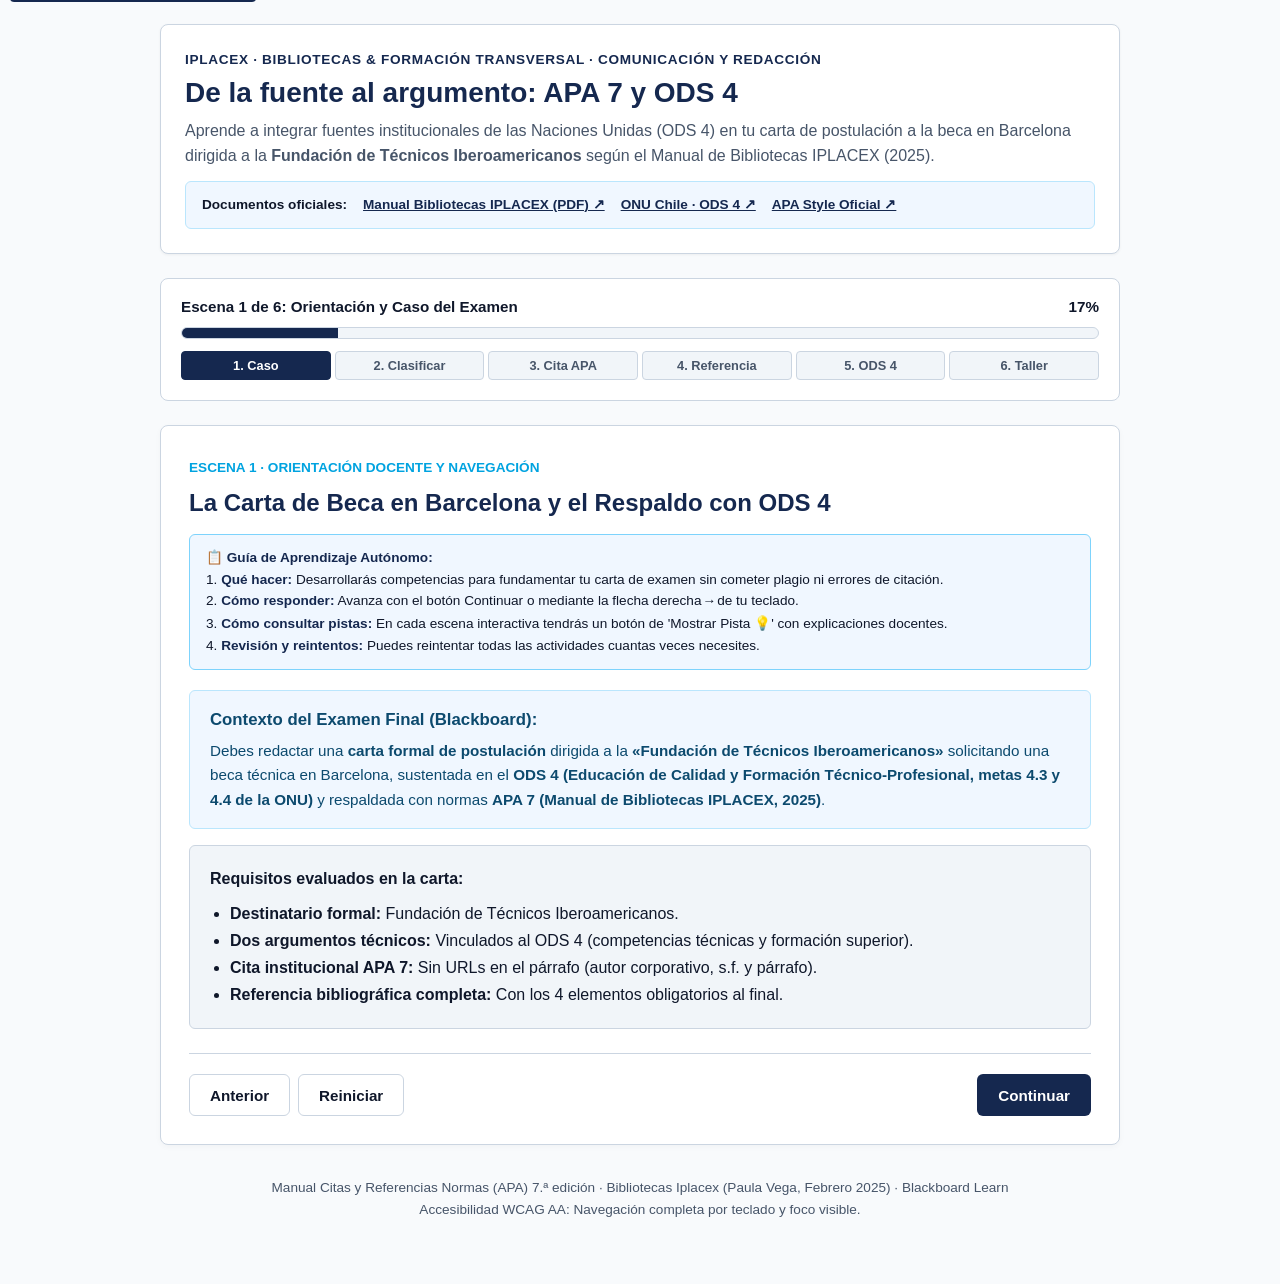
<file: public/de_la_fuente_al_argumento_v1.html>
<!DOCTYPE html>
<html lang="es">
<head>
  <meta charset="UTF-8">
  <meta name="viewport" content="width=device-width, initial-scale=1.0">
  <title>De la fuente al argumento (v1) - Objeto de Aprendizaje APA 7 y ODS 4 (IPLACEX)</title>
  <meta name="description" content="Recurso educativo accesible autoinstructivo de Formación Transversal Comunicación y Redacción (IPLACEX): de la fuente al argumento, normas APA 7 y ODS 4 de la ONU.">
  <style>
    :root {
      --color-bg: #f8fafc;
      --color-surface: #ffffff;
      --color-surface-subtle: #f1f5f9;
      --color-border: #cbd5e1;
      --color-border-dark: #94a3b8;
      --color-text: #0f172a;
      --color-text-muted: #475569;
      --color-iplacex-navy: #15284f;
      --color-iplacex-blue: #1e3a8a;
      --color-iplacex-cyan: #00a3e0;
      --color-success-bg: #ecfdf5;
      --color-success-border: #059669;
      --color-success-text: #064e3b;
      --color-error-bg: #fef2f2;
      --color-error-border: #dc2626;
      --color-error-text: #7f1d1d;
      --color-warning-bg: #fffbeb;
      --color-warning-border: #d97706;
      --color-warning-text: #78350f;
      --font-main: -apple-system, BlinkMacSystemFont, "Segoe UI", Roboto, Helvetica, Arial, sans-serif;
      --font-mono: ui-monospace, SFMono-Regular, Menlo, Monaco, Consolas, monospace;
    }

    * {
      box-sizing: border-box;
      margin: 0;
      padding: 0;
    }

    body {
      font-family: var(--font-main);
      background-color: var(--color-bg);
      color: var(--color-text);
      line-height: 1.6;
      padding: 1.5rem 1rem 4rem 1rem;
    }

    .skip-link {
      position: absolute;
      top: -40px;
      left: 10px;
      background: var(--color-iplacex-navy);
      color: #fff;
      padding: 8px 16px;
      text-decoration: none;
      font-weight: bold;
      z-index: 1000;
      border-radius: 4px;
    }
    .skip-link:focus {
      top: 10px;
      outline: 3px solid #facc15;
    }

    :focus-visible {
      outline: 3px solid var(--color-iplacex-navy);
      outline-offset: 3px;
    }

    .container {
      max-width: 960px;
      margin: 0 auto;
    }

    header.app-header {
      background: var(--color-surface);
      border: 1px solid var(--color-border);
      border-radius: 8px;
      padding: 1.5rem;
      margin-bottom: 1.5rem;
      box-shadow: 0 1px 3px rgba(0,0,0,0.05);
    }

    .badge-institution {
      font-size: 0.85rem;
      font-weight: 700;
      color: var(--color-iplacex-navy);
      text-transform: uppercase;
      letter-spacing: 0.05em;
      margin-bottom: 0.25rem;
    }

    h1.resource-title {
      font-size: 1.75rem;
      font-weight: 800;
      color: var(--color-iplacex-navy);
      margin-bottom: 0.5rem;
      line-height: 1.25;
    }

    .official-sources-bar {
      display: flex;
      gap: 1rem;
      flex-wrap: wrap;
      background: #f0f7ff;
      border: 1px solid #bae6fd;
      padding: 0.75rem 1rem;
      border-radius: 6px;
      margin-top: 0.75rem;
      font-size: 0.85rem;
    }
    .official-sources-bar a {
      color: var(--color-iplacex-navy);
      font-weight: 600;
      text-decoration: underline;
    }

    .progress-section {
      background: var(--color-surface);
      border: 1px solid var(--color-border);
      border-radius: 8px;
      padding: 1rem 1.25rem;
      margin-bottom: 1.5rem;
    }

    .progress-header {
      display: flex;
      justify-content: space-between;
      align-items: center;
      margin-bottom: 0.5rem;
      font-size: 0.95rem;
      font-weight: 600;
    }

    .progress-track {
      width: 100%;
      height: 12px;
      background: var(--color-surface-subtle);
      border: 1px solid var(--color-border);
      border-radius: 6px;
      overflow: hidden;
    }

    .progress-fill {
      height: 100%;
      background: var(--color-iplacex-navy);
      width: 16.66%;
      transition: width 0.3s ease;
    }

    .scene-indicators {
      display: flex;
      justify-content: space-between;
      margin-top: 0.75rem;
      gap: 0.25rem;
      overflow-x: auto;
      padding-bottom: 4px;
    }

    .scene-dot-btn {
      flex: 1;
      min-width: 60px;
      background: var(--color-surface-subtle);
      border: 1px solid var(--color-border);
      border-radius: 4px;
      padding: 6px 4px;
      font-size: 0.8rem;
      font-weight: 600;
      color: var(--color-text-muted);
      cursor: pointer;
      text-align: center;
    }

    .scene-dot-btn.active {
      background: var(--color-iplacex-navy);
      color: #ffffff;
      border-color: var(--color-iplacex-navy);
    }

    .scene-dot-btn.completed {
      border-color: var(--color-success-border);
      color: var(--color-success-text);
    }

    main.scene-card {
      background: var(--color-surface);
      border: 1px solid var(--color-border);
      border-radius: 8px;
      padding: 1.75rem;
      box-shadow: 0 2px 6px rgba(0,0,0,0.03);
      margin-bottom: 1.5rem;
    }

    .scene-badge {
      display: inline-block;
      font-size: 0.85rem;
      font-weight: 700;
      color: var(--color-iplacex-cyan);
      margin-bottom: 0.5rem;
    }

    h2.scene-heading {
      font-size: 1.5rem;
      color: var(--color-iplacex-navy);
      margin-bottom: 1rem;
      line-height: 1.3;
    }

    .callout {
      border-radius: 6px;
      padding: 1rem 1.25rem;
      margin: 1rem 0;
      font-size: 0.95rem;
      border: 1px solid var(--color-border);
      background: var(--color-surface-subtle);
    }

    .callout-info {
      border-color: #bae6fd;
      background: #f0f7ff;
      color: #0c4a6e;
    }

    .instructions-box {
      background: #f0f7ff;
      border: 1px solid #7dd3fc;
      border-radius: 6px;
      padding: 0.75rem 1rem;
      margin-bottom: 1.25rem;
      font-size: 0.85rem;
    }
    .instructions-box strong {
      color: var(--color-iplacex-navy);
    }

    .options-grid {
      display: grid;
      gap: 1rem;
      margin-top: 1rem;
    }

    .option-card {
      background: var(--color-surface);
      border: 2px solid var(--color-border);
      border-radius: 6px;
      padding: 1rem 1.25rem;
      text-align: left;
      cursor: pointer;
      font-size: 0.95rem;
      color: var(--color-text);
      transition: border-color 0.15s, background-color 0.15s;
    }

    .option-card:hover {
      border-color: var(--color-iplacex-navy);
      background-color: var(--color-surface-subtle);
    }

    .option-card.selected {
      border-color: var(--color-iplacex-navy);
      background-color: #eff6ff;
    }

    .feedback-box {
      margin-top: 1.25rem;
      padding: 1rem 1.25rem;
      border-radius: 6px;
      font-size: 0.95rem;
      line-height: 1.5;
      display: none;
    }

    .feedback-box.active {
      display: block;
    }

    .feedback-success {
      background: var(--color-success-bg);
      border: 2px solid var(--color-success-border);
      color: var(--color-success-text);
    }

    .feedback-error {
      background: var(--color-error-bg);
      border: 2px solid var(--color-error-border);
      color: var(--color-error-text);
    }

    .hint-box {
      background: #fefce8;
      border: 1px dashed #ca8a04;
      color: #713f12;
      padding: 0.75rem 1rem;
      border-radius: 6px;
      margin-top: 0.75rem;
      font-size: 0.9rem;
      display: none;
    }

    .hint-box.active {
      display: block;
    }

    .nav-toolbar {
      display: flex;
      justify-content: space-between;
      align-items: center;
      gap: 0.75rem;
      flex-wrap: wrap;
      margin-top: 1.5rem;
      padding-top: 1.25rem;
      border-top: 1px solid var(--color-border);
    }

    .btn {
      display: inline-flex;
      align-items: center;
      justify-content: center;
      padding: 0.65rem 1.25rem;
      font-size: 0.95rem;
      font-weight: 600;
      border-radius: 6px;
      cursor: pointer;
      text-decoration: none;
      border: 1px solid transparent;
      min-height: 42px;
    }

    .btn-primary {
      background: var(--color-iplacex-navy);
      color: #ffffff;
    }
    .btn-primary:hover {
      background: var(--color-iplacex-blue);
    }

    .btn-secondary {
      background: var(--color-surface);
      border-color: var(--color-border);
      color: var(--color-text);
    }
    .btn-secondary:hover {
      background: var(--color-surface-subtle);
      border-color: var(--color-border-dark);
    }

    .btn-hint {
      background: #fef9c3;
      border-color: #facc15;
      color: #854d0e;
    }

    .comp-grid {
      display: grid;
      grid-template-columns: 1fr;
      gap: 1.25rem;
      margin-top: 1rem;
    }
    @media (min-width: 768px) {
      .comp-grid {
        grid-template-columns: 1fr 1fr;
      }
    }

    .comp-card {
      border: 2px solid var(--color-border);
      border-radius: 8px;
      padding: 1.25rem;
      background: var(--color-surface);
      display: flex;
      flex-direction: column;
      justify-content: space-between;
    }

    .ref-builder-item {
      background: var(--color-surface-subtle);
      border: 1px solid var(--color-border);
      padding: 0.75rem 1rem;
      border-radius: 6px;
      margin-bottom: 0.5rem;
    }
    .ref-builder-item strong {
      color: var(--color-iplacex-navy);
    }

    .rubric-item {
      border: 1px solid var(--color-border);
      border-radius: 6px;
      padding: 1rem;
      margin-bottom: 0.75rem;
      background: var(--color-surface);
    }
    .rubric-item label {
      display: flex;
      align-items: flex-start;
      gap: 0.75rem;
      font-weight: 600;
      cursor: pointer;
    }
    .rubric-item input[type="checkbox"] {
      width: 20px;
      height: 20px;
      margin-top: 2px;
      accent-color: var(--color-iplacex-navy);
    }

    footer.app-footer {
      text-align: center;
      font-size: 0.85rem;
      color: var(--color-text-muted);
      margin-top: 2rem;
    }
  </style>
</head>
<body>
  <a href="#main-content" class="skip-link">Saltar al contenido principal</a>

  <div class="container">
    <header class="app-header" role="banner">
      <div class="badge-institution">IPLACEX · Bibliotecas & Formación Transversal · Comunicación y Redacción</div>
      <h1 class="resource-title">De la fuente al argumento: APA 7 y ODS 4</h1>
      <p style="color: var(--color-text-muted);">
        Aprende a integrar fuentes institucionales de las Naciones Unidas (ODS 4) en tu carta de postulación a la beca en Barcelona dirigida a la <strong>Fundación de Técnicos Iberoamericanos</strong> según el Manual de Bibliotecas IPLACEX (2025).
      </p>

      <div class="official-sources-bar">
        <span><strong>Documentos oficiales:</strong></span>
        <a href="/assets/aistudio/Fuente_3_6c6d0450.pdf" target="_blank" rel="noopener noreferrer">Manual Bibliotecas IPLACEX (PDF) ↗</a>
        <a href="https://chile.un.org/es/sdgs/4" target="_blank" rel="noopener noreferrer">ONU Chile · ODS 4 ↗</a>
        <a href="https://apastyle.apa.org/style-grammar-guidelines/references/examples" target="_blank" rel="noopener noreferrer">APA Style Oficial ↗</a>
      </div>
    </header>

    <!-- Progress indicator -->
    <section class="progress-section" aria-label="Progreso del recurso educativo">
      <div class="progress-header">
        <span id="progress-label">Escena 1 de 6: Orientación y Caso</span>
        <span id="progress-percent" aria-live="polite">17%</span>
      </div>
      <div class="progress-track" role="progressbar" id="progress-bar" aria-valuenow="17" aria-valuemin="0" aria-valuemax="100" aria-labelledby="progress-label">
        <div class="progress-fill" id="progress-fill" style="width: 17%;"></div>
      </div>
      <nav class="scene-indicators" aria-label="Selector de escenas">
        <button class="scene-dot-btn active" id="dot-1" onclick="goToScene(1)">1. Caso</button>
        <button class="scene-dot-btn" id="dot-2" onclick="goToScene(2)">2. Clasificar</button>
        <button class="scene-dot-btn" id="dot-3" onclick="goToScene(3)">3. Cita APA</button>
        <button class="scene-dot-btn" id="dot-4" onclick="goToScene(4)">4. Referencia</button>
        <button class="scene-dot-btn" id="dot-5" onclick="goToScene(5)">5. ODS 4</button>
        <button class="scene-dot-btn" id="dot-6" onclick="goToScene(6)">6. Taller</button>
      </nav>
    </section>

    <!-- Main dynamic stage -->
    <main class="scene-card" id="main-content" role="main" tabindex="-1">
      <div id="scene-container"></div>

      <nav class="nav-toolbar" aria-label="Navegación entre escenas">
        <div style="display: flex; gap: 0.5rem;">
          <button class="btn btn-secondary" id="btn-prev" onclick="changeScene(-1)">Anterior</button>
          <button class="btn btn-secondary" id="btn-restart" onclick="restartResource()">Reiniciar</button>
        </div>
        <div style="display: flex; gap: 0.5rem;">
          <button class="btn btn-hint" id="btn-hint" onclick="toggleHint()">Mostrar Pista 💡</button>
          <button class="btn btn-primary" id="btn-next" onclick="changeScene(1)">Continuar</button>
        </div>
      </nav>
    </main>

    <footer class="app-footer">
      <p>Manual Citas y Referencias Normas (APA) 7.ª edición · Bibliotecas Iplacex (Paula Vega, Febrero 2025) · Blackboard Learn</p>
      <p>Accesibilidad WCAG AA: Navegación completa por teclado y foco visible.</p>
    </footer>
  </div>

  <script>
    let currentScene = 1;
    const totalScenes = 6;
    let hintVisible = false;

    let s2Answers = {};
    const s2Items = [
      { id: 'item1', text: 'https://chile.un.org/es/sdgs/4', correct: 'url', explanation: 'Es una URL suelta. El Manual IPLACEX (2025, p. 5) prohíbe insertar URLs en el cuerpo del texto para fundamentar una afirmación; solo va en la referencia bibliográfica.' },
      { id: 'item2', text: '(Organización de las Naciones Unidas [ONU], s.f., secc. Metas, párr. 4)', correct: 'cita', explanation: 'Es una CITA PARENTÉTICA en el texto. Contiene autor corporativo, sigla entre corchetes, (s.f.) y número de párrafo de fuente web.' },
      { id: 'item3', text: 'Organización de las Naciones Unidas. (s.f.). Objetivo 4: Educación de calidad. Naciones Unidas. https://chile.un.org/es/sdgs/4', correct: 'referencia', explanation: 'Es una REFERENCIA BIBLIOGRÁFICA completa según APA 7 (Manual IPLACEX, 2025, p. 6) con Autor. (s.f.). Título en cursiva. Sitio web. URL limpia.' }
    ];

    let s3Selected = null;
    let s5Selected = null;

    function renderScene(sceneNum) {
      const container = document.getElementById('scene-container');
      hintVisible = false;
      document.getElementById('btn-hint').style.display = (sceneNum >= 2 && sceneNum <= 5) ? 'inline-flex' : 'none';
      document.getElementById('btn-prev').disabled = (sceneNum === 1);
      document.getElementById('btn-next').innerText = (sceneNum === totalScenes) ? 'Finalizar' : 'Continuar';

      const pct = Math.round((sceneNum / totalScenes) * 100);
      document.getElementById('progress-percent').innerText = pct + '%';
      document.getElementById('progress-fill').style.width = pct + '%';
      document.getElementById('progress-bar').setAttribute('aria-valuenow', pct);

      const sceneNames = [
        "Orientación y Caso del Examen",
        "Clasificar Cita, Referencia y URL",
        "Seleccionar Cita Institucional APA 7",
        "Construir la Referencia Bibliográfica",
        "Comparar Fragmentos y Argumentación ODS 4",
        "Taller Integrador y Autoevaluación"
      ];
      document.getElementById('progress-label').innerText = `Escena ${sceneNum} de ${totalScenes}: ${sceneNames[sceneNum - 1]}`;

      for (let i = 1; i <= totalScenes; i++) {
        const dot = document.getElementById('dot-' + i);
        if (dot) dot.className = 'scene-dot-btn' + (i === sceneNum ? ' active' : (i < sceneNum ? ' completed' : ''));
      }

      if (sceneNum === 1) {
        container.innerHTML = `
          <span class="scene-badge">ESCENA 1 · ORIENTACIÓN DOCENTE Y NAVEGACIÓN</span>
          <h2 class="scene-heading">La Carta de Beca en Barcelona y el Respaldo con ODS 4</h2>
          
          <div class="instructions-box">
            <strong>📋 Guía de Aprendizaje Autónomo:</strong>
            <p>1. <strong>Qué hacer:</strong> Desarrollarás competencias para fundamentar tu carta de examen sin cometer plagio ni errores de citación.</p>
            <p>2. <strong>Cómo responder:</strong> Avanza con el botón Continuar o mediante la flecha derecha <code>→</code> de tu teclado.</p>
            <p>3. <strong>Cómo consultar pistas:</strong> En cada escena interactiva tendrás un botón de 'Mostrar Pista 💡' con explicaciones docentes.</p>
            <p>4. <strong>Revisión y reintentos:</strong> Puedes reintentar todas las actividades cuantas veces necesites.</p>
          </div>

          <div class="callout callout-info">
            <h3 style="font-size: 1.05rem; margin-bottom: 0.35rem; font-weight: 700;">Contexto del Examen Final (Blackboard):</h3>
            <p>Debes redactar una <strong>carta formal de postulación</strong> dirigida a la <strong>«Fundación de Técnicos Iberoamericanos»</strong> solicitando una beca técnica en Barcelona, sustentada en el <strong>ODS 4 (Educación de Calidad y Formación Técnico-Profesional, metas 4.3 y 4.4 de la ONU)</strong> y respaldada con normas <strong>APA 7 (Manual de Bibliotecas IPLACEX, 2025)</strong>.</p>
          </div>

          <div style="background: var(--color-surface-subtle); border: 1px solid var(--color-border); border-radius: 6px; padding: 1.25rem; margin: 1rem 0;">
            <h4 style="font-size: 1rem; color: var(--color-text); margin-bottom: 0.5rem; font-weight: 700;">Requisitos evaluados en la carta:</h4>
            <ul style="padding-left: 1.25rem; line-height: 1.7;">
              <li><strong>Destinatario formal:</strong> Fundación de Técnicos Iberoamericanos.</li>
              <li><strong>Dos argumentos técnicos:</strong> Vinculados al ODS 4 (competencias técnicas y formación superior).</li>
              <li><strong>Cita institucional APA 7:</strong> Sin URLs en el párrafo (autor corporativo, s.f. y párrafo).</li>
              <li><strong>Referencia bibliográfica completa:</strong> Con los 4 elementos obligatorios al final.</li>
            </ul>
          </div>
        `;
      } else if (sceneNum === 2) {
        container.innerHTML = `
          <span class="scene-badge">ESCENA 2 · ACTIVIDAD DE CLASIFICACIÓN</span>
          <h2 class="scene-heading">Clasificar: Cita en el texto, Referencia o URL</h2>
          
          <div class="instructions-box">
            <strong>📋 Instrucciones:</strong> Clasifica cada uno de los elementos pulsando el botón correspondiente. Revisa la retroalimentación inmediata bajo cada uno.
          </div>

          <div class="activity-container">
            ${s2Items.map((item, idx) => `
              <div style="background: var(--color-surface-subtle); border: 1px solid var(--color-border); border-radius: 6px; padding: 1rem; margin-bottom: 1rem;">
                <p style="font-family: var(--font-mono); font-size: 0.95rem; margin-bottom: 0.75rem; word-break: break-all;"><strong>Elemento ${idx + 1}:</strong> "${item.text}"</p>
                <div style="display: flex; gap: 0.5rem; flex-wrap: wrap;">
                  <button class="btn btn-secondary ${s2Answers[item.id] === 'cita' ? 'btn-primary' : ''}" onclick="selectS2('${item.id}', 'cita')">Cita en el texto</button>
                  <button class="btn btn-secondary ${s2Answers[item.id] === 'referencia' ? 'btn-primary' : ''}" onclick="selectS2('${item.id}', 'referencia')">Referencia bibliográfica</button>
                  <button class="btn btn-secondary ${s2Answers[item.id] === 'url' ? 'btn-primary' : ''}" onclick="selectS2('${item.id}', 'url')">URL suelta</button>
                </div>
                <div id="fb-s2-${item.id}" class="feedback-box" style="margin-top: 0.75rem;"></div>
              </div>
            `).join('')}
          </div>

          <div id="hint-content" class="hint-box">
            <strong>Pista docente:</strong> La cita va dentro del párrafo sin URL; la referencia va en la lista final con autor, fecha, título en cursiva y enlace; la URL suelta es solo la dirección web aislada.
          </div>
        `;
      } else if (sceneNum === 3) {
        container.innerHTML = `
          <span class="scene-badge">ESCENA 3 · REGLAS APA 7 (MANUAL IPLACEX 2025, P. 5)</span>
          <h2 class="scene-heading">Seleccionar la Cita Institucional Correcta (ODS 4)</h2>
          
          <div class="instructions-box">
            <strong>📋 Instrucciones:</strong> Selecciona cuál de las opciones cita correctamente la página del ODS 4 en el texto de tu carta según el Manual IPLACEX.
          </div>

          <div class="activity-container">
            <div class="options-grid">
              <button class="option-card ${s3Selected === 1 ? 'selected' : ''}" onclick="selectS3(1)">
                <strong>Opción A:</strong> "Tal como subraya la Organización de las Naciones Unidas [ONU] (s.f., secc. Metas, párr. 4), asegurar el acceso igualitario a formación técnica y profesional es decisivo..."
              </button>
              <button class="option-card ${s3Selected === 2 ? 'selected' : ''}" onclick="selectS3(2)">
                <strong>Opción B:</strong> "El acceso a competencias técnicas es decisivo (ver https://chile.un.org/es/sdgs/4)."
              </button>
              <button class="option-card ${s3Selected === 3 ? 'selected' : ''}" onclick="selectS3(3)">
                <strong>Opción C:</strong> "Según la página web 'Objetivo 4: Educación' (ONU, 2023), se necesitan más técnicos..."
              </button>
            </div>
            <div id="fb-s3" class="feedback-box"></div>
          </div>

          <div id="hint-content" class="hint-box">
            <strong>Pista docente:</strong> El Manual de Bibliotecas IPLACEX (2025, p. 5) exige indicar el autor corporativo oficial y el número de párrafo ('párr. 4') en fuentes web sin paginación física. Jamás coloques la URL en el párrafo.
          </div>
        `;
      } else if (sceneNum === 4) {
        container.innerHTML = `
          <span class="scene-badge">ESCENA 4 · REFERENCIA BIBLIOGRÁFICA (MANUAL IPLACEX 2025, P. 6)</span>
          <h2 class="scene-heading">Los 4 Elementos Canónicos de la Referencia APA 7</h2>
          
          <div class="instructions-box">
            <strong>📋 Instrucciones:</strong> Revisa los 4 componentes obligatorios para la referencia de la página de la ONU (ODS 4):
          </div>

          <div style="margin: 1.25rem 0;">
            <div class="ref-builder-item">
              <strong>1. ¿Quién? (Autor corporativo):</strong> Organización de las Naciones Unidas.
            </div>
            <div class="ref-builder-item">
              <strong>2. ¿Cuándo? (Fecha):</strong> (s.f.). <em>[Sin fecha explícita en la página web]</em>
            </div>
            <div class="ref-builder-item">
              <strong>3. ¿Qué? (Título de la página en cursiva):</strong> <em>Objetivo 4: Educación de calidad.</em>
            </div>
            <div class="ref-builder-item">
              <strong>4. ¿Dónde? (Sitio web y URL):</strong> Naciones Unidas. https://chile.un.org/es/sdgs/4
            </div>
          </div>

          <div class="callout callout-info">
            <strong>Ficha final consolidada en 'Referencias':</strong><br>
            <p style="font-family: var(--font-mono); font-size: 0.9rem; margin-top: 0.5rem; background: #fff; padding: 0.75rem; border: 1px solid var(--color-border); border-radius: 4px; word-break: break-all;">
              Organización de las Naciones Unidas. (s.f.). <em>Objetivo 4: Educación de calidad</em>. Naciones Unidas. https://chile.un.org/es/sdgs/4
            </p>
          </div>

          <div id="hint-content" class="hint-box">
            <strong>Pista docente:</strong> En APA 7 ya no se usa "Recuperado de" y la URL se coloca limpia sin punto posterior.
          </div>
        `;
      } else if (sceneNum === 5) {
        container.innerHTML = `
          <span class="scene-badge">ESCENA 5 · ARTICULACIÓN RETÓRICA CON ODS 4</span>
          <h2 class="scene-heading">¿Dónde la fuente del ODS fundamenta el argumento?</h2>
          
          <div class="instructions-box">
            <strong>📋 Instrucciones:</strong> Evalúa los dos fragmentos de postulantes y selecciona cuál conecta la meta de la ONU con la formación en Barcelona.
          </div>

          <div class="comp-grid">
            <div class="comp-card">
              <div>
                <span style="background: #fee2e2; color: #991b1b; padding: 3px 8px; border-radius: 4px; font-weight: 700; font-size: 0.8rem;">OPCIÓN A · CITA ISLA</span>
                <p style="font-style: italic; font-size: 0.95rem; margin-top: 0.5rem;">
                  "Estimada Fundación: Deseo ganar la beca en Barcelona. De acuerdo con la Organización de las Naciones Unidas [ONU] (s.f., secc. Metas, párr. 4), 'de aquí a 2030 se debe aumentar el número de personas con competencias técnicas'. Por eso quiero viajar a Barcelona a estudiar."
                </p>
              </div>
              <button class="btn btn-secondary ${s5Selected === 'A' ? 'btn-primary' : ''}" style="margin-top: 1rem;" onclick="selectS5('A')">Evaluar Opción A</button>
            </div>

            <div class="comp-card">
              <div>
                <span style="background: #dcfce7; color: #166534; padding: 3px 8px; border-radius: 4px; font-weight: 700; font-size: 0.8rem;">OPCIÓN B · CITA INTEGRADA</span>
                <p style="font-style: italic; font-size: 0.95rem; margin-top: 0.5rem;">
                  "Estimado Comité de Selección: Postulo a la beca técnica en Barcelona motivado por la necesidad de fortalecer las competencias en automatización de nuestro sector productivo. Tal como establece la Organización de las Naciones Unidas [ONU] (s.f., secc. Metas, párr. 4), el ODS 4 demanda incrementar las competencias técnicas para garantizar el empleo y la innovación. Formarme en Barcelona —referente europeo en tecnologías aplicadas— me permitirá transferir estas metodologías a las PYMES de mi región."
                </p>
              </div>
              <button class="btn btn-secondary ${s5Selected === 'B' ? 'btn-primary' : ''}" style="margin-top: 1rem;" onclick="selectS5('B')">Evaluar Opción B</button>
            </div>
          </div>

          <div id="fb-s5" class="feedback-box"></div>

          <div id="hint-content" class="hint-box">
            <strong>Pista docente:</strong> En la Opción B la cita actúa como diagnóstico que justifica por qué el postulante debe capacitarse en Barcelona.
          </div>
        `;
      } else if (sceneNum === 6) {
        container.innerHTML = `
          <span class="scene-badge">ESCENA 6 · TALLER FINAL Y AUTOEVALUACIÓN</span>
          <h2 class="scene-heading">Pauta de Autoevaluación Docente para tu Carta</h2>
          
          <div class="instructions-box">
            <strong>📋 Instrucciones:</strong> Marca los 5 criterios de la lista de cotejo para verificar tu propio borrador de examen antes de enviarlo en Blackboard.
          </div>

          <div style="margin-top: 1.25rem;">
            <div class="rubric-item">
              <label>
                <input type="checkbox" onchange="checkRubric()">
                <span>
                  <strong>1. Destinatario y Adecuación Formal:</strong>
                  <br><span style="font-size: 0.85rem; font-weight: normal; color: var(--color-text-muted);">Dirigida formalmente a la «Fundación de Técnicos Iberoamericanos».</span>
                </span>
              </label>
            </div>

            <div class="rubric-item">
              <label>
                <input type="checkbox" onchange="checkRubric()">
                <span>
                  <strong>2. Vínculo Explícito con ODS 4 (ONU):</strong>
                  <br><span style="font-size: 0.85rem; font-weight: normal; color: var(--color-text-muted);">Argumentos vinculados con competencias técnicas y formación profesional (Metas 4.3 y 4.4).</span>
                </span>
              </label>
            </div>

            <div class="rubric-item">
              <label>
                <input type="checkbox" onchange="checkRubric()">
                <span>
                  <strong>3. Cita Institucional Correcta APA 7 (Manual IPLACEX, p. 5):</strong>
                  <br><span style="font-size: 0.85rem; font-weight: normal; color: var(--color-text-muted);">Autor corporativo [ONU], (s.f.) y número de párrafo, sin URLs en el texto.</span>
                </span>
              </label>
            </div>

            <div class="rubric-item">
              <label>
                <input type="checkbox" onchange="checkRubric()">
                <span>
                  <strong>4. Articulación Fuente-Argumento:</strong>
                  <br><span style="font-size: 0.85rem; font-weight: normal; color: var(--color-text-muted);">La cita sustenta por qué la especialización en Barcelona resolverá una brecha técnica local.</span>
                </span>
              </label>
            </div>

            <div class="rubric-item">
              <label>
                <input type="checkbox" onchange="checkRubric()">
                <span>
                  <strong>5. Referencia Bibliográfica Completa (Manual IPLACEX, p. 6):</strong>
                  <br><span style="font-size: 0.85rem; font-weight: normal; color: var(--color-text-muted);">Autor. (s.f.). <em>Título en cursiva</em>. Sitio web. URL activa al final del documento.</span>
                </span>
              </label>
            </div>
          </div>

          <div id="rubric-summary" class="callout callout-info" style="margin-top: 1.25rem;">
            Marca los 5 criterios anteriores para comprobar el estado de preparación de tu carta de postulación.
          </div>
        `;
      }
    }

    function changeScene(delta) {
      const next = currentScene + delta;
      if (next >= 1 && next <= totalScenes) {
        goToScene(next);
      }
    }

    function goToScene(target) {
      currentScene = target;
      renderScene(currentScene);
      document.getElementById('main-content').focus();
    }

    function restartResource() {
      if (confirm("¿Deseas reiniciar el recurso desde la Escena 1?")) {
        s2Answers = {};
        s3Selected = null;
        s5Selected = null;
        goToScene(1);
      }
    }

    function toggleHint() {
      hintVisible = !hintVisible;
      const hint = document.getElementById('hint-content');
      if (hint) {
        hint.className = hintVisible ? 'hint-box active' : 'hint-box';
        document.getElementById('btn-hint').innerText = hintVisible ? 'Ocultar Pista' : 'Mostrar Pista 💡';
      }
    }

    function selectS2(itemId, category) {
      s2Answers[itemId] = category;
      const item = s2Items.find(i => i.id === itemId);
      renderScene(2);
      const fb = document.getElementById('fb-s2-' + itemId);
      const isCorrect = (category === item.correct);
      fb.className = 'feedback-box active ' + (isCorrect ? 'feedback-success' : 'feedback-error');
      fb.innerHTML = `<strong>${isCorrect ? '✓ ¡Correcto!' : '✗ Respuesta a revisar:'}</strong> ${item.explanation}`;
    }

    function selectS3(opt) {
      s3Selected = opt;
      renderScene(3);
      const fb = document.getElementById('fb-s3');
      fb.className = 'feedback-box active ' + (opt === 1 ? 'feedback-success' : 'feedback-error');
      fb.innerHTML = (opt === 1) 
        ? '<strong>✓ ¡Excelente elección!</strong> Es una Cita Narrativa correcta: autor institucional con sigla entre corchetes [ONU], fecha (s.f.) y número de párrafo según el Manual IPLACEX (2025, p. 5).'
        : (opt === 2 ? '<strong>✗ Error normativo:</strong> Nunca coloques la dirección web "https://" en el texto del párrafo.' : '<strong>✗ Inadecuado:</strong> En APA 7 se cita por el autor institucional, no por el título de la página.');
    }

    function selectS5(choice) {
      s5Selected = choice;
      renderScene(5);
      const fb = document.getElementById('fb-s5');
      fb.className = 'feedback-box active ' + (choice === 'B' ? 'feedback-success' : 'feedback-error');
      fb.innerHTML = (choice === 'B')
        ? '<strong>✓ ¡Correcto! El Fragmento B articula sólidamente la fuente:</strong> La cita de la ONU (ODS 4) actúa como diagnóstico de una brecha técnica regional, y el postulante demuestra cómo la formación en Barcelona le dotará de metodologías para transferir soluciones a su comunidad.'
        : '<strong>✗ Atención a la Opción A:</strong> La cita está desconectada. El estudiante menciona datos de la ONU pero luego se justifica en "deseos personales de viajar a España", sin articulación profesional ni técnica.';
    }

    function checkRubric() {
      const checkboxes = document.querySelectorAll('.rubric-item input[type="checkbox"]');
      let checkedCount = 0;
      checkboxes.forEach(cb => { if (cb.checked) checkedCount++; });
      const summary = document.getElementById('rubric-summary');
      if (checkedCount === 5) {
        summary.className = 'callout callout-info';
        summary.style.background = 'var(--color-success-bg)';
        summary.style.borderColor = 'var(--color-success-border)';
        summary.style.color = 'var(--color-success-text)';
        summary.innerHTML = '<strong>✓ ¡Felicitaciones! Has verificado los 5 criterios esenciales:</strong> Tu carta de postulación a la Fundación de Técnicos Iberoamericanos cumple con los lineamientos del Manual de Bibliotecas IPLACEX (2025) y los requisitos del examen final en Blackboard.';
      } else {
        summary.className = 'callout callout-info';
        summary.innerHTML = `Has verificado <strong>${checkedCount} de 5 criterios</strong>. Asegúrate de revisar los puntos pendientes en tu borrador antes del envío final.`;
      }
    }

    document.addEventListener('keydown', function(e) {
      if (e.target.tagName !== 'INPUT' && e.target.tagName !== 'TEXTAREA') {
        if (e.key === 'ArrowRight' && currentScene < totalScenes) changeScene(1);
        else if (e.key === 'ArrowLeft' && currentScene > 1) changeScene(-1);
      }
    });

    renderScene(1);
  </script>
</body>
</html>
</file>
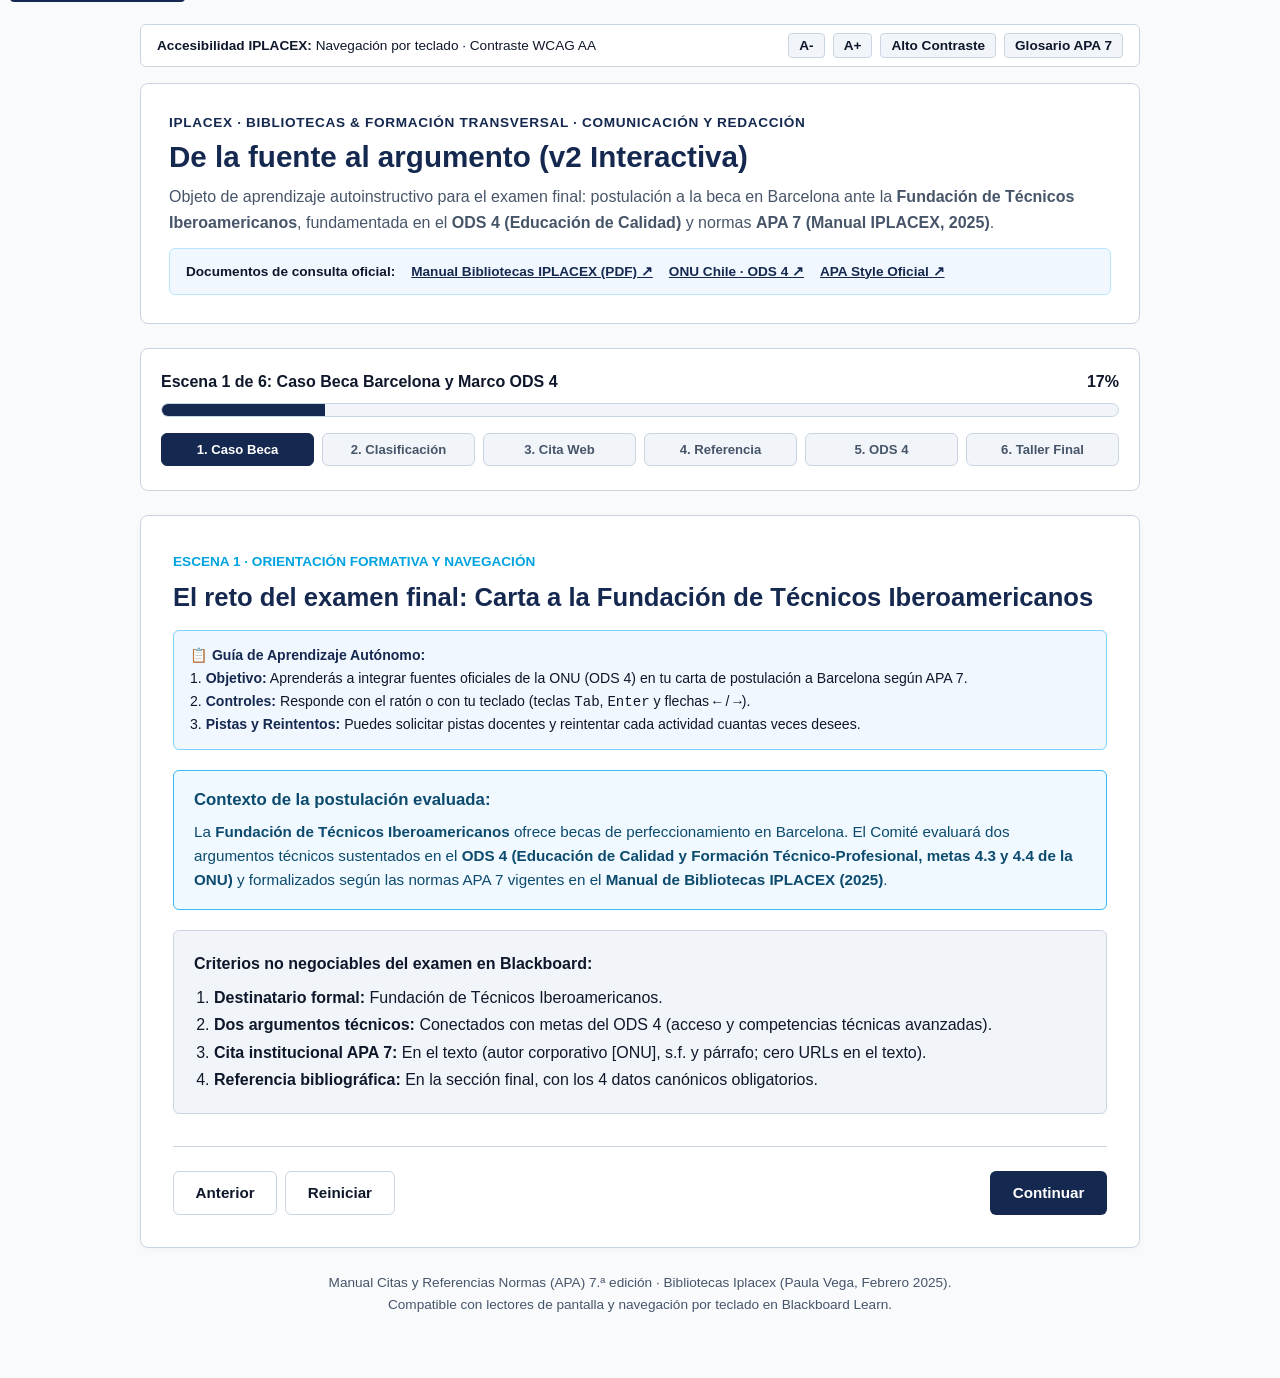
<file: public/de_la_fuente_al_argumento_v2.html>
<!DOCTYPE html>
<html lang="es">
<head>
  <meta charset="UTF-8">
  <meta name="viewport" content="width=device-width, initial-scale=1.0">
  <title>De la fuente al argumento (v2 Avanzada) - Objeto de Aprendizaje APA 7 y ODS 4 (IPLACEX)</title>
  <meta name="description" content="Recurso educativo accesible avanzado v2: normas APA 7 (Manual Bibliotecas IPLACEX 2025), ODS 4 de la ONU y carta de postulación a la Fundación de Técnicos Iberoamericanos.">
  <style>
    :root {
      --font-scale: 1rem;
      --color-bg: #f8fafc;
      --color-surface: #ffffff;
      --color-surface-subtle: #f1f5f9;
      --color-border: #cbd5e1;
      --color-border-dark: #64748b;
      --color-text: #0f172a;
      --color-text-muted: #475569;
      --color-iplacex-navy: #15284f;
      --color-iplacex-blue: #1e3a8a;
      --color-iplacex-cyan: #00a3e0;
      --color-success-bg: #ecfdf5;
      --color-success-border: #059669;
      --color-success-text: #064e3b;
      --color-error-bg: #fef2f2;
      --color-error-border: #dc2626;
      --color-error-text: #7f1d1d;
      --color-warning-bg: #fffbeb;
      --color-warning-border: #d97706;
      --color-warning-text: #78350f;
    }

    body.high-contrast {
      --color-bg: #000000;
      --color-surface: #121212;
      --color-surface-subtle: #1e1e1e;
      --color-border: #ffffff;
      --color-border-dark: #facc15;
      --color-text: #ffffff;
      --color-text-muted: #e2e8f0;
      --color-iplacex-navy: #facc15;
      --color-iplacex-blue: #fef08a;
      --color-iplacex-cyan: #38bdf8;
      --color-success-bg: #052e16;
      --color-success-border: #22c55e;
      --color-success-text: #86efac;
      --color-error-bg: #450a0a;
      --color-error-border: #ef4444;
      --color-error-text: #fca5a5;
    }

    * {
      box-sizing: border-box;
      margin: 0;
      padding: 0;
    }

    body {
      font-family: -apple-system, BlinkMacSystemFont, "Segoe UI", Roboto, Helvetica, Arial, sans-serif;
      font-size: var(--font-scale);
      background-color: var(--color-bg);
      color: var(--color-text);
      line-height: 1.6;
      padding: 1.5rem 1rem 4rem 1rem;
      transition: background-color 0.2s, color 0.2s;
    }

    .skip-link {
      position: absolute;
      top: -40px;
      left: 10px;
      background: var(--color-iplacex-navy);
      color: #fff;
      padding: 8px 16px;
      text-decoration: none;
      font-weight: bold;
      z-index: 1000;
      border-radius: 4px;
    }
    .skip-link:focus {
      top: 10px;
      outline: 3px solid #facc15;
    }

    :focus-visible {
      outline: 3px solid var(--color-iplacex-navy);
      outline-offset: 3px;
    }

    .container {
      max-width: 1000px;
      margin: 0 auto;
    }

    /* Accessibility Bar */
    .accessibility-bar {
      display: flex;
      justify-content: space-between;
      align-items: center;
      background: var(--color-surface);
      border: 1px solid var(--color-border);
      border-radius: 6px;
      padding: 0.5rem 1rem;
      margin-bottom: 1rem;
      font-size: 0.85rem;
      flex-wrap: wrap;
      gap: 0.5rem;
    }

    .accessibility-controls {
      display: flex;
      gap: 0.5rem;
      align-items: center;
    }

    .btn-acc {
      background: var(--color-surface-subtle);
      border: 1px solid var(--color-border);
      color: var(--color-text);
      padding: 4px 10px;
      border-radius: 4px;
      font-size: 0.85rem;
      font-weight: 600;
      cursor: pointer;
    }
    .btn-acc:hover {
      background: var(--color-border);
    }

    header.app-header {
      background: var(--color-surface);
      border: 1px solid var(--color-border);
      border-radius: 8px;
      padding: 1.75rem;
      margin-bottom: 1.5rem;
    }

    .badge-institution {
      font-size: 0.85rem;
      font-weight: 700;
      color: var(--color-iplacex-navy);
      text-transform: uppercase;
      letter-spacing: 0.05em;
    }

    h1.resource-title {
      font-size: 1.85rem;
      font-weight: 800;
      color: var(--color-iplacex-navy);
      margin: 0.35rem 0 0.5rem 0;
      line-height: 1.25;
    }
    body.high-contrast h1.resource-title {
      color: #facc15;
    }

    .official-sources-bar {
      display: flex;
      gap: 1rem;
      flex-wrap: wrap;
      background: #f0f7ff;
      border: 1px solid #bae6fd;
      padding: 0.75rem 1rem;
      border-radius: 6px;
      margin-top: 0.75rem;
      font-size: 0.85rem;
    }
    body.high-contrast .official-sources-bar {
      background: #1e1e1e;
      border-color: #facc15;
    }
    .official-sources-bar a {
      color: var(--color-iplacex-navy);
      font-weight: 600;
      text-decoration: underline;
    }

    .progress-section {
      background: var(--color-surface);
      border: 1px solid var(--color-border);
      border-radius: 8px;
      padding: 1.25rem;
      margin-bottom: 1.5rem;
    }

    .progress-header {
      display: flex;
      justify-content: space-between;
      align-items: center;
      margin-bottom: 0.5rem;
      font-weight: 700;
    }

    .progress-track {
      width: 100%;
      height: 14px;
      background: var(--color-surface-subtle);
      border: 1px solid var(--color-border);
      border-radius: 7px;
      overflow: hidden;
    }

    .progress-fill {
      height: 100%;
      background: var(--color-iplacex-navy);
      width: 17%;
      transition: width 0.3s ease;
    }

    .scene-indicators {
      display: flex;
      justify-content: space-between;
      gap: 0.5rem;
      margin-top: 1rem;
      overflow-x: auto;
      padding-bottom: 4px;
    }

    .scene-dot-btn {
      flex: 1;
      min-width: 90px;
      background: var(--color-surface-subtle);
      border: 1px solid var(--color-border);
      border-radius: 6px;
      padding: 8px 6px;
      font-size: 0.82rem;
      font-weight: 600;
      color: var(--color-text-muted);
      cursor: pointer;
      text-align: center;
    }

    .scene-dot-btn.active {
      background: var(--color-iplacex-navy);
      color: #ffffff;
      border-color: var(--color-iplacex-navy);
    }
    body.high-contrast .scene-dot-btn.active {
      color: #000000;
    }

    .scene-dot-btn.completed {
      border-color: var(--color-success-border);
      color: var(--color-success-text);
    }

    main.scene-card {
      background: var(--color-surface);
      border: 1px solid var(--color-border);
      border-radius: 8px;
      padding: 2rem;
      box-shadow: 0 2px 8px rgba(0,0,0,0.03);
      margin-bottom: 1.5rem;
    }

    .scene-badge {
      display: inline-block;
      font-size: 0.85rem;
      font-weight: 700;
      color: var(--color-iplacex-cyan);
      margin-bottom: 0.5rem;
    }

    h2.scene-heading {
      font-size: 1.6rem;
      color: var(--color-iplacex-navy);
      margin-bottom: 1rem;
      line-height: 1.3;
    }
    body.high-contrast h2.scene-heading { color: #facc15; }

    .instructions-box {
      background: #f0f7ff;
      border: 1px solid #7dd3fc;
      border-radius: 6px;
      padding: 0.85rem 1rem;
      margin-bottom: 1.25rem;
      font-size: 0.88rem;
    }
    body.high-contrast .instructions-box {
      background: #1e1e1e;
      border-color: #38bdf8;
    }
    .instructions-box strong {
      color: var(--color-iplacex-navy);
    }
    body.high-contrast .instructions-box strong { color: #38bdf8; }

    .callout {
      border-radius: 6px;
      padding: 1rem 1.25rem;
      margin: 1.25rem 0;
      font-size: 0.95rem;
      border: 1px solid var(--color-border);
      background: var(--color-surface-subtle);
    }

    .callout-info {
      border-color: #38bdf8;
      background: #f0f9ff;
      color: #0c4a6e;
    }
    body.high-contrast .callout-info {
      background: #082f49;
      color: #e0f2fe;
    }

    .btn {
      display: inline-flex;
      align-items: center;
      justify-content: center;
      padding: 0.7rem 1.35rem;
      font-size: 0.95rem;
      font-weight: 600;
      border-radius: 6px;
      cursor: pointer;
      border: 1px solid transparent;
      min-height: 44px;
    }

    .btn-primary {
      background: var(--color-iplacex-navy);
      color: #ffffff;
    }
    body.high-contrast .btn-primary {
      color: #000000;
    }
    .btn-primary:hover {
      background: var(--color-iplacex-blue);
    }

    .btn-secondary {
      background: var(--color-surface);
      border-color: var(--color-border);
      color: var(--color-text);
    }
    .btn-secondary:hover {
      background: var(--color-surface-subtle);
      border-color: var(--color-border-dark);
    }

    .btn-hint {
      background: #fef9c3;
      border-color: #facc15;
      color: #854d0e;
    }

    .feedback-box {
      margin-top: 1.25rem;
      padding: 1.15rem;
      border-radius: 6px;
      font-size: 0.95rem;
      display: none;
    }
    .feedback-box.active { display: block; }
    .feedback-success {
      background: var(--color-success-bg);
      border: 2px solid var(--color-success-border);
      color: var(--color-success-text);
    }
    .feedback-error {
      background: var(--color-error-bg);
      border: 2px solid var(--color-error-border);
      color: var(--color-error-text);
    }

    .hint-box {
      background: #fefce8;
      border: 1px dashed #ca8a04;
      color: #713f12;
      padding: 0.85rem 1.15rem;
      border-radius: 6px;
      margin-top: 1rem;
      font-size: 0.92rem;
      display: none;
    }
    .hint-box.active { display: block; }

    .nav-toolbar {
      display: flex;
      justify-content: space-between;
      align-items: center;
      gap: 0.75rem;
      flex-wrap: wrap;
      margin-top: 2rem;
      padding-top: 1.5rem;
      border-top: 1px solid var(--color-border);
    }

    .comp-grid {
      display: grid;
      grid-template-columns: 1fr;
      gap: 1.25rem;
      margin-top: 1.25rem;
    }
    @media (min-width: 768px) {
      .comp-grid { grid-template-columns: 1fr 1fr; }
    }

    .comp-card {
      border: 2px solid var(--color-border);
      border-radius: 8px;
      padding: 1.25rem;
      background: var(--color-surface);
      display: flex;
      flex-direction: column;
      justify-content: space-between;
    }

    .rubric-item {
      border: 1px solid var(--color-border);
      border-radius: 6px;
      padding: 1rem;
      margin-bottom: 0.75rem;
      background: var(--color-surface);
    }
    .rubric-item label {
      display: flex;
      align-items: flex-start;
      gap: 0.75rem;
      font-weight: 600;
      cursor: pointer;
    }
    .rubric-item input[type="checkbox"] {
      width: 22px;
      height: 22px;
      margin-top: 2px;
      accent-color: var(--color-iplacex-navy);
    }

    /* Modal for Glossary */
    .modal-backdrop {
      position: fixed;
      inset: 0;
      background: rgba(0,0,0,0.6);
      display: none;
      align-items: center;
      justify-content: center;
      z-index: 2000;
      padding: 1rem;
    }
    .modal-backdrop.active { display: flex; }

    .modal-content {
      background: var(--color-surface);
      border: 1px solid var(--color-border);
      border-radius: 8px;
      max-width: 700px;
      width: 100%;
      max-height: 85vh;
      overflow-y: auto;
      padding: 1.5rem;
    }

    .modal-header {
      display: flex;
      justify-content: space-between;
      align-items: center;
      margin-bottom: 1rem;
      border-bottom: 1px solid var(--color-border);
      padding-bottom: 0.5rem;
    }

    .close-btn {
      background: transparent;
      border: none;
      font-size: 1.5rem;
      cursor: pointer;
      color: var(--color-text);
    }

    .glossary-entry {
      margin-bottom: 1rem;
      padding-bottom: 1rem;
      border-bottom: 1px solid var(--color-border);
    }
    .glossary-entry strong { color: var(--color-iplacex-navy); }
    body.high-contrast .glossary-entry strong { color: #facc15; }

    @media print {
      body { background: white; color: black; }
      .accessibility-bar, .nav-toolbar, .scene-indicators, #btn-hint { display: none !important; }
      main.scene-card { border: none; box-shadow: none; }
    }
  </style>
</head>
<body>
  <a href="#main-content" class="skip-link">Saltar al contenido</a>

  <div class="container">
    <!-- Accessibility utility bar -->
    <aside class="accessibility-bar" aria-label="Herramientas de accesibilidad y consulta">
      <div><strong>Accesibilidad IPLACEX:</strong> Navegación por teclado · Contraste WCAG AA</div>
      <div class="accessibility-controls">
        <button class="btn-acc" onclick="changeFontSize(-1)" aria-label="Reducir tamaño de letra">A-</button>
        <button class="btn-acc" onclick="changeFontSize(1)" aria-label="Aumentar tamaño de letra">A+</button>
        <button class="btn-acc" onclick="toggleContrast()" id="btn-contrast">Alto Contraste</button>
        <button class="btn-acc" onclick="openGlossary()">Glosario APA 7</button>
      </div>
    </aside>

    <header class="app-header" role="banner">
      <div class="badge-institution">IPLACEX · Bibliotecas & Formación Transversal · Comunicación y Redacción</div>
      <h1 class="resource-title">De la fuente al argumento (v2 Interactiva)</h1>
      <p style="color: var(--color-text-muted);">
        Objeto de aprendizaje autoinstructivo para el examen final: postulación a la beca en Barcelona ante la <strong>Fundación de Técnicos Iberoamericanos</strong>, fundamentada en el <strong>ODS 4 (Educación de Calidad)</strong> y normas <strong>APA 7 (Manual IPLACEX, 2025)</strong>.
      </p>

      <div class="official-sources-bar">
        <span><strong>Documentos de consulta oficial:</strong></span>
        <a href="/assets/aistudio/Fuente_3_6c6d0450.pdf" target="_blank" rel="noopener noreferrer">Manual Bibliotecas IPLACEX (PDF) ↗</a>
        <a href="https://chile.un.org/es/sdgs/4" target="_blank" rel="noopener noreferrer">ONU Chile · ODS 4 ↗</a>
        <a href="https://apastyle.apa.org/style-grammar-guidelines/references/examples" target="_blank" rel="noopener noreferrer">APA Style Oficial ↗</a>
      </div>
    </header>

    <section class="progress-section" aria-label="Progreso de aprendizaje">
      <div class="progress-header">
        <span id="progress-label">Escena 1 de 6: Orientación y Caso</span>
        <span id="progress-percent" aria-live="polite">17%</span>
      </div>
      <div class="progress-track" role="progressbar" id="progress-bar" aria-valuenow="17" aria-valuemin="0" aria-valuemax="100">
        <div class="progress-fill" id="progress-fill" style="width: 17%;"></div>
      </div>
      <nav class="scene-indicators" aria-label="Escenas disponibles">
        <button class="scene-dot-btn active" id="dot-1" onclick="goToScene(1)">1. Caso Beca</button>
        <button class="scene-dot-btn" id="dot-2" onclick="goToScene(2)">2. Clasificación</button>
        <button class="scene-dot-btn" id="dot-3" onclick="goToScene(3)">3. Cita Web</button>
        <button class="scene-dot-btn" id="dot-4" onclick="goToScene(4)">4. Referencia</button>
        <button class="scene-dot-btn" id="dot-5" onclick="goToScene(5)">5. ODS 4</button>
        <button class="scene-dot-btn" id="dot-6" onclick="goToScene(6)">6. Taller Final</button>
      </nav>
    </section>

    <main class="scene-card" id="main-content" role="main" tabindex="-1">
      <div id="scene-container"></div>

      <nav class="nav-toolbar" aria-label="Controles de navegación">
        <div style="display: flex; gap: 0.5rem;">
          <button class="btn btn-secondary" id="btn-prev" onclick="changeScene(-1)">Anterior</button>
          <button class="btn btn-secondary" onclick="restartResource()">Reiniciar</button>
        </div>
        <div style="display: flex; gap: 0.5rem;">
          <button class="btn btn-hint" id="btn-hint" onclick="toggleHint()">Ver Pista 💡</button>
          <button class="btn btn-primary" id="btn-next" onclick="changeScene(1)">Continuar</button>
        </div>
      </nav>
    </main>

    <footer style="text-align: center; font-size: 0.85rem; color: var(--color-text-muted); margin-top: 1.5rem;">
      Manual Citas y Referencias Normas (APA) 7.ª edición · Bibliotecas Iplacex (Paula Vega, Febrero 2025).<br>
      Compatible con lectores de pantalla y navegación por teclado en Blackboard Learn.
    </footer>
  </div>

  <!-- Modal Glosario -->
  <div class="modal-backdrop" id="glossary-modal" role="dialog" aria-modal="true" aria-labelledby="glossary-title">
    <div class="modal-content">
      <div class="modal-header">
        <h3 id="glossary-title" style="font-size: 1.3rem;">Glosario Clave APA 7 & ODS 4</h3>
        <button class="close-btn" onclick="closeGlossary()" aria-label="Cerrar ventana">×</button>
      </div>
      <div id="glossary-body">
        <div class="glossary-entry">
          <strong>Cita en el texto:</strong>
          <p>Mención dentro del párrafo que acredita autoría y fecha (ej. <code>(Organización de las Naciones Unidas [ONU], s.f., secc. Metas, párr. 4)</code>). Nunca contiene una URL.</p>
        </div>
        <div class="glossary-entry">
          <strong>Referencia bibliográfica:</strong>
          <p>Entrada al final del documento en la sección 'Referencias': Autor institucional. (s.f.). <em>Título de la página en cursiva</em>. Sitio web. URL limpia.</p>
        </div>
        <div class="glossary-entry">
          <strong>URL (Dirección web):</strong>
          <p>Localizador técnico que solo se coloca al cierre de la referencia bibliográfica para permitir consultar la fuente original.</p>
        </div>
        <div class="glossary-entry">
          <strong>Autor Institucional o Corporativo:</strong>
          <p>Entidad que asume la responsabilidad del contenido (Organización de las Naciones Unidas). La primera vez se escribe completo con la sigla entre corchetes <code>[ONU]</code>.</p>
        </div>
        <div class="glossary-entry">
          <strong>(s.f.) - Sin fecha:</strong>
          <p>Abreviatura oficial en minúsculas exigida por APA 7 cuando una página web no exhibe fecha explícita de publicación o actualización.</p>
        </div>
        <div class="glossary-entry">
          <strong>ODS 4 (Educación de Calidad):</strong>
          <p>Objetivo de Desarrollo Sostenible que promueve la formación técnica y profesional superior de calidad (metas 4.3 y 4.4 de la ONU).</p>
        </div>
      </div>
      <div style="text-align: right; margin-top: 1rem;">
        <button class="btn btn-secondary" onclick="closeGlossary()">Cerrar Glosario</button>
      </div>
    </div>
  </div>

  <script>
    let currentScene = 1;
    const totalScenes = 6;
    let hintVisible = false;
    let fontSizeMultiplier = 1;

    let s2Answers = {};
    const s2Items = [
      { id: 'item1', text: 'https://chile.un.org/es/sdgs/4', correct: 'url', explanation: 'Es una URL suelta. No constituye cita ni referencia válida en el texto.' },
      { id: 'item2', text: '(Organización de las Naciones Unidas [ONU], s.f., secc. Metas, párr. 4)', correct: 'cita', explanation: 'Es una cita parentética con autor corporativo, sigla en corchetes, (s.f.) y párrafo.' },
      { id: 'item3', text: 'Organización de las Naciones Unidas. (s.f.). Objetivo 4: Educación de calidad. Naciones Unidas. https://chile.un.org/es/sdgs/4', correct: 'referencia', explanation: 'Es una referencia bibliográfica completa según APA 7 (Manual IPLACEX 2025, p. 6).' },
      { id: 'item4', text: 'Según la Organización de las Naciones Unidas [ONU] (s.f.), el acceso a formación técnica...', correct: 'cita', explanation: 'Es una cita narrativa integrada al discurso del párrafo.' }
    ];

    let s3Selected = null;
    let s5Selected = null;
    let customTextDraft = '';

    function changeFontSize(delta) {
      if (delta > 0 && fontSizeMultiplier < 1.3) fontSizeMultiplier += 0.1;
      if (delta < 0 && fontSizeMultiplier > 0.85) fontSizeMultiplier -= 0.1;
      document.documentElement.style.setProperty('--font-scale', fontSizeMultiplier + 'rem');
    }

    function toggleContrast() {
      document.body.classList.toggle('high-contrast');
      const isHc = document.body.classList.contains('high-contrast');
      document.getElementById('btn-contrast').innerText = isHc ? 'Modo Normal' : 'Alto Contraste';
    }

    function openGlossary() { document.getElementById('glossary-modal').classList.add('active'); }
    function closeGlossary() { document.getElementById('glossary-modal').classList.remove('active'); }

    function renderScene(sceneNum) {
      const container = document.getElementById('scene-container');
      hintVisible = false;
      document.getElementById('btn-hint').style.display = (sceneNum >= 2 && sceneNum <= 5) ? 'inline-flex' : 'none';
      document.getElementById('btn-prev').disabled = (sceneNum === 1);
      document.getElementById('btn-next').innerText = (sceneNum === totalScenes) ? 'Finalizar' : 'Continuar';

      const pct = Math.round((sceneNum / totalScenes) * 100);
      document.getElementById('progress-percent').innerText = pct + '%';
      document.getElementById('progress-fill').style.width = pct + '%';
      document.getElementById('progress-bar').setAttribute('aria-valuenow', pct);

      const sceneNames = [
        "Caso Beca Barcelona y Marco ODS 4",
        "Clasificar Cita, Referencia y URL",
        "Cita Institucional APA 7",
        "Referencia Bibliográfica en 4 Pasos",
        "Fundamentación del Argumento con ODS 4",
        "Taller de Redacción y Autoevaluación"
      ];
      document.getElementById('progress-label').innerText = `Escena ${sceneNum} de ${totalScenes}: ${sceneNames[sceneNum - 1]}`;

      for (let i = 1; i <= totalScenes; i++) {
        const dot = document.getElementById('dot-' + i);
        if (dot) dot.className = 'scene-dot-btn' + (i === sceneNum ? ' active' : (i < sceneNum ? ' completed' : ''));
      }

      if (sceneNum === 1) {
        container.innerHTML = `
          <span class="scene-badge">ESCENA 1 · ORIENTACIÓN FORMATIVA Y NAVEGACIÓN</span>
          <h2 class="scene-heading">El reto del examen final: Carta a la Fundación de Técnicos Iberoamericanos</h2>
          
          <div class="instructions-box">
            <strong>📋 Guía de Aprendizaje Autónomo:</strong>
            <p>1. <strong>Objetivo:</strong> Aprenderás a integrar fuentes oficiales de la ONU (ODS 4) en tu carta de postulación a Barcelona según APA 7.</p>
            <p>2. <strong>Controles:</strong> Responde con el ratón o con tu teclado (teclas <code>Tab</code>, <code>Enter</code> y flechas <code>←</code> / <code>→</code>).</p>
            <p>3. <strong>Pistas y Reintentos:</strong> Puedes solicitar pistas docentes y reintentar cada actividad cuantas veces desees.</p>
          </div>

          <div class="callout callout-info">
            <h3 style="font-size: 1.05rem; margin-bottom: 0.35rem; font-weight: 700;">Contexto de la postulación evaluada:</h3>
            <p>La <strong>Fundación de Técnicos Iberoamericanos</strong> ofrece becas de perfeccionamiento en Barcelona. El Comité evaluará dos argumentos técnicos sustentados en el <strong>ODS 4 (Educación de Calidad y Formación Técnico-Profesional, metas 4.3 y 4.4 de la ONU)</strong> y formalizados según las normas APA 7 vigentes en el <strong>Manual de Bibliotecas IPLACEX (2025)</strong>.</p>
          </div>

          <div style="background: var(--color-surface-subtle); border: 1px solid var(--color-border); border-radius: 6px; padding: 1.25rem; margin: 1.25rem 0;">
            <h4 style="margin-bottom: 0.5rem; font-weight: 700;">Criterios no negociables del examen en Blackboard:</h4>
            <ol style="padding-left: 1.25rem; line-height: 1.7;">
              <li><strong>Destinatario formal:</strong> Fundación de Técnicos Iberoamericanos.</li>
              <li><strong>Dos argumentos técnicos:</strong> Conectados con metas del ODS 4 (acceso y competencias técnicas avanzadas).</li>
              <li><strong>Cita institucional APA 7:</strong> En el texto (autor corporativo [ONU], s.f. y párrafo; cero URLs en el texto).</li>
              <li><strong>Referencia bibliográfica:</strong> En la sección final, con los 4 datos canónicos obligatorios.</li>
            </ol>
          </div>
        `;
      } else if (sceneNum === 2) {
        container.innerHTML = `
          <span class="scene-badge">ESCENA 2 · ACTIVIDAD DE CLASIFICACIÓN</span>
          <h2 class="scene-heading">Diferenciar Cita, Referencia y URL</h2>
          
          <div class="instructions-box">
            <strong>📋 Instrucciones:</strong> Clasifica cada uno de los 4 elementos presentados. Revisa la retroalimentación inmediata que aparece bajo cada uno al pulsar tu opción.
          </div>

          <div style="margin-top: 1.25rem;">
            ${s2Items.map((item, idx) => `
              <div style="background: var(--color-surface-subtle); border: 1px solid var(--color-border); border-radius: 6px; padding: 1rem; margin-bottom: 1rem;">
                <p style="font-family: monospace; font-size: 0.95rem; margin-bottom: 0.75rem; word-break: break-all;"><strong>Ítem ${idx + 1}:</strong> "${item.text}"</p>
                <div style="display: flex; gap: 0.5rem; flex-wrap: wrap;">
                  <button class="btn btn-secondary ${s2Answers[item.id] === 'cita' ? 'btn-primary' : ''}" onclick="selectS2('${item.id}', 'cita')">Cita en el texto</button>
                  <button class="btn btn-secondary ${s2Answers[item.id] === 'referencia' ? 'btn-primary' : ''}" onclick="selectS2('${item.id}', 'referencia')">Referencia bibliográfica</button>
                  <button class="btn btn-secondary ${s2Answers[item.id] === 'url' ? 'btn-primary' : ''}" onclick="selectS2('${item.id}', 'url')">URL suelta</button>
                </div>
                <div id="fb-s2-${item.id}" class="feedback-box"></div>
              </div>
            `).join('')}
          </div>

          <div id="hint-content" class="hint-box">
            <strong>Pista del docente:</strong> Si tiene <code>https://</code> y nada más, es URL suelta. Si está entre paréntesis dentro de una oración (o con el autor incorporado), es Cita. Si reúne autor, fecha, título en cursiva y URL al final del documento, es Referencia.
          </div>
        `;
        s2Items.forEach(item => {
          if (s2Answers[item.id]) {
            const fb = document.getElementById('fb-s2-' + item.id);
            const isCorrect = (s2Answers[item.id] === item.correct);
            fb.className = 'feedback-box active ' + (isCorrect ? 'feedback-success' : 'feedback-error');
            fb.innerHTML = `<strong>${isCorrect ? '✓ ¡Correcto!' : '✗ Revisión necesaria:'}</strong> ${item.explanation}`;
          }
        });
      } else if (sceneNum === 3) {
        container.innerHTML = `
          <span class="scene-badge">ESCENA 3 · REGLAS DE CITACIÓN APA 7 (MANUAL IPLACEX 2025, P. 5)</span>
          <h2 class="scene-heading">Cómo citar la página institucional de la ONU (ODS 4)</h2>
          
          <div class="instructions-box">
            <strong>📋 Instrucciones:</strong> Selecciona cuál de las opciones cita correctamente la página del ODS 4 en el cuerpo de tu carta formal.
          </div>

          <div style="margin-top: 1.25rem;">
            <div style="display: grid; gap: 0.75rem;">
              <button class="btn btn-secondary ${s3Selected === 1 ? 'btn-primary' : ''}" style="text-align: left; justify-content: flex-start; height: auto; padding: 1rem;" onclick="selectS3(1)">
                A) "Tal como subraya la Organización de las Naciones Unidas [ONU] (s.f., secc. Metas, párr. 4), asegurar el acceso igualitario a formación técnica y profesional de calidad es decisivo..."
              </button>
              <button class="btn btn-secondary ${s3Selected === 2 ? 'btn-primary' : ''}" style="text-align: left; justify-content: flex-start; height: auto; padding: 1rem;" onclick="selectS3(2)">
                B) "El acceso a competencias técnicas es decisivo (ver https://chile.un.org/es/sdgs/4)."
              </button>
              <button class="btn btn-secondary ${s3Selected === 3 ? 'btn-primary' : ''}" style="text-align: left; justify-content: flex-start; height: auto; padding: 1rem;" onclick="selectS3(3)">
                C) "Según la página de la ONU 'Objetivo 4' (2023), se necesitan técnicos..."
              </button>
            </div>
            <div id="fb-s3" class="feedback-box"></div>
          </div>

          <div id="hint-content" class="hint-box">
            <strong>Pista del docente:</strong> Nunca cites una URL dentro del párrafo ni cites por el título cuando el autor institucional está plenamente identificado.
          </div>
        `;
        if (s3Selected) {
          const fb = document.getElementById('fb-s3');
          fb.className = 'feedback-box active ' + (s3Selected === 1 ? 'feedback-success' : 'feedback-error');
          fb.innerHTML = (s3Selected === 1) 
            ? '<strong>✓ ¡Excelente elección!</strong> Es una cita narrativa impecable según el Manual IPLACEX (2025, p. 5): autor institucional completo con corchetes para la sigla [ONU], (s.f.) y número de párrafo.'
            : (s3Selected === 2 ? '<strong>✗ Error normativo:</strong> Nunca introduzcas la URL en la redacción del párrafo.' : '<strong>✗ Inadecuado:</strong> En APA 7 se cita por el autor corporativo oficial, no por el título del artículo.');
        }
      } else if (sceneNum === 4) {
        container.innerHTML = `
          <span class="scene-badge">ESCENA 4 · REFERENCIA BIBLIOGRÁFICA (MANUAL IPLACEX 2025, P. 6)</span>
          <h2 class="scene-heading">Estructura canónica de los 4 elementos</h2>
          
          <div class="instructions-box">
            <strong>📋 Instrucciones:</strong> Examina cómo se articulan las 4 preguntas de la referencia bibliográfica para la página de la ONU:
          </div>

          <div style="margin: 1.25rem 0;">
            <div style="background: var(--color-surface-subtle); border-left: 4px solid var(--color-iplacex-navy); padding: 0.85rem 1rem; margin-bottom: 0.5rem; border-radius: 0 6px 6px 0;">
              <strong>1. ¿Quién? (Autor corporativo):</strong> Organización de las Naciones Unidas.
            </div>
            <div style="background: var(--color-surface-subtle); border-left: 4px solid var(--color-iplacex-cyan); padding: 0.85rem 1rem; margin-bottom: 0.5rem; border-radius: 0 6px 6px 0;">
              <strong>2. ¿Cuándo? (Fecha o s.f.):</strong> (s.f.).
            </div>
            <div style="background: var(--color-surface-subtle); border-left: 4px solid #10b981; padding: 0.85rem 1rem; margin-bottom: 0.5rem; border-radius: 0 6px 6px 0;">
              <strong>3. ¿Qué? (Título de la página en cursiva):</strong> <em>Objetivo 4: Educación de calidad.</em>
            </div>
            <div style="background: var(--color-surface-subtle); border-left: 4px solid #8b5cf6; padding: 0.85rem 1rem; margin-bottom: 0.5rem; border-radius: 0 6px 6px 0;">
              <strong>4. ¿Dónde? (Sitio web y enlace URL):</strong> Naciones Unidas. https://chile.un.org/es/sdgs/4
            </div>
          </div>

          <div class="callout callout-info">
            <strong>Ficha consolidada para la sección 'Referencias':</strong>
            <p style="font-family: monospace; font-size: 0.95rem; margin-top: 0.5rem; background: #fff; padding: 0.75rem; border: 1px solid var(--color-border); border-radius: 4px; word-break: break-all;">
              Organización de las Naciones Unidas. (s.f.). <em>Objetivo 4: Educación de calidad</em>. Naciones Unidas. https://chile.un.org/es/sdgs/4
            </p>
          </div>

          <div id="hint-content" class="hint-box">
            <strong>Pista del docente:</strong> En APA 7 ya NO se escribe la frase "Recuperado de". La URL se coloca limpia al final sin punto posterior para mantener activo el enlace.
          </div>
        `;
      } else if (sceneNum === 5) {
        container.innerHTML = `
          <span class="scene-badge">ESCENA 5 · INTEGRACIÓN ARGUMENTATIVA CON ODS 4</span>
          <h2 class="scene-heading">Comparar: ¿Cuándo la cita fundamenta y cuándo solo decora?</h2>
          
          <div class="instructions-box">
            <strong>📋 Instrucciones:</strong> Evalúa ambas cartas dirigidas al Comité de Selección de la Fundación de Técnicos Iberoamericanos:
          </div>

          <div class="comp-grid">
            <div class="comp-card">
              <div>
                <span style="background: #fee2e2; color: #991b1b; padding: 3px 8px; border-radius: 4px; font-weight: 700; font-size: 0.8rem; border: 1px solid #f87171;">OPCIÓN A: CITA "ISLA"</span>
                <p style="font-style: italic; margin-top: 0.75rem; font-size: 0.95rem;">
                  "Estimada Fundación: Solicito la beca en Barcelona. De acuerdo con la Organización de las Naciones Unidas [ONU] (s.f., secc. Metas, párr. 4), 'para el 2030 se debe aumentar el número de personas con competencias técnicas y profesionales'. Por eso considero que merezco la beca, ya que siempre he querido vivir en Barcelona y viajar a España."
                </p>
              </div>
              <button class="btn btn-secondary ${s5Selected === 'A' ? 'btn-primary' : ''}" style="margin-top: 1rem;" onclick="selectS5('A')">Analizar Opción A</button>
            </div>

            <div class="comp-card">
              <div>
                <span style="background: #dcfce7; color: #166534; padding: 3px 8px; border-radius: 4px; font-weight: 700; font-size: 0.8rem; border: 1px solid #4ade80;">OPCIÓN B: CITA COMO FUNDAMENTO</span>
                <p style="font-style: italic; margin-top: 0.75rem; font-size: 0.95rem;">
                  "Estimado Comité de Selección: Postulo a la beca técnica en Barcelona motivado por la urgencia de fortalecer las competencias en automatización en nuestro sector productivo. Tal como establece la Organización de las Naciones Unidas [ONU] (s.f., secc. Metas, párr. 4), alcanzar el ODS 4 exige incrementar las competencias técnicas avanzadas para garantizar el empleo y la innovación. Formarme en Barcelona me permitirá asimilar metodologías aplicadas para transferirlas a las PYMES de mi región."
                </p>
              </div>
              <button class="btn btn-secondary ${s5Selected === 'B' ? 'btn-primary' : ''}" style="margin-top: 1rem;" onclick="selectS5('B')">Analizar Opción B</button>
            </div>
          </div>

          <div id="fb-s5" class="feedback-box"></div>

          <div id="hint-content" class="hint-box">
            <strong>Pista del docente:</strong> Una cita efectiva demuestra cómo el problema planteado por la ONU es atacado técnicamente mediante los conocimientos que adquirirás en Barcelona.
          </div>
        `;
        if (s5Selected) {
          const fb = document.getElementById('fb-s5');
          fb.className = 'feedback-box active ' + (s5Selected === 'B' ? 'feedback-success' : 'feedback-error');
          fb.innerHTML = (s5Selected === 'B')
            ? '<strong>✓ ¡Correcto! La Opción B es el modelo a seguir:</strong> La cita de la ONU (ODS 4) funciona como premisa diagnóstica que justifica la necesidad de especialización técnica en Barcelona y su posterior impacto en Iberoamérica.'
            : '<strong>✗ Atención a la Opción A:</strong> La cita está desconectada de los motivos del estudiante. Menciona el ODS pero luego se justifica en "deseos personales de viajar", sin articulación profesional ni técnica.';
        }
      } else if (sceneNum === 6) {
        container.innerHTML = `
          <span class="scene-badge">ESCENA 6 · TALLER FINAL Y AUTOEVALUACIÓN</span>
          <h2 class="scene-heading">Taller de Borrador y Rúbrica para Blackboard</h2>
          
          <div class="instructions-box">
            <strong>📋 Instrucciones:</strong> Puedes redactar un borrador libre en el cuadro de texto. Luego, marca los 5 criterios de la lista de cotejo oficial para autoevaluar tu texto antes del envío final en Blackboard.
          </div>

          <div class="callout callout-info">
            <strong>Simulador de Párrafo de tu Carta (Sin calificación automática):</strong>
            <p style="font-size: 0.85rem; color: var(--color-text-muted); margin-top: 0.25rem;">Para respetar tu autonomía, este borrador no cuenta con corrección semántica automática; tú mismo(a) lo revisarás con la pauta de cotejo.</p>
            <textarea id="student-draft" rows="5" style="width: 100%; margin-top: 0.75rem; padding: 0.75rem; border: 1px solid var(--color-border); border-radius: 6px; font-family: inherit; font-size: 0.95rem;" placeholder="Escribe aquí tu argumento vinculando a la Fundación de Técnicos Iberoamericanos, el ODS 4 y la cita APA 7..." oninput="updateDraft(this.value)">${customTextDraft}</textarea>
          </div>

          <h3 style="font-size: 1.15rem; margin: 1.5rem 0 0.75rem 0;">Lista de Cotejo Formativa (Autoevaluación Docente):</h3>
          <div style="display: grid; gap: 0.75rem;">
            <div class="rubric-item">
              <label>
                <input type="checkbox" onchange="checkRubric()">
                <span>
                  <strong>1. Destinatario y Adecuación Formal:</strong>
                  <br><span style="color: var(--color-text-muted); font-size: 0.85rem; font-weight: normal;">Dirigido formalmente a la «Fundación de Técnicos Iberoamericanos».</span>
                </span>
              </label>
            </div>
            <div class="rubric-item">
              <label>
                <input type="checkbox" onchange="checkRubric()">
                <span>
                  <strong>2. Vínculo Explícito con ODS 4 de la ONU:</strong>
                  <br><span style="color: var(--color-text-muted); font-size: 0.85rem; font-weight: normal;">Argumentos técnicos sustentados en competencias técnicas y formación profesional (Metas 4.3 y 4.4).</span>
                </span>
              </label>
            </div>
            <div class="rubric-item">
              <label>
                <input type="checkbox" onchange="checkRubric()">
                <span>
                  <strong>3. Cita Institucional Correcta APA 7 (Manual IPLACEX, p. 5):</strong>
                  <br><span style="color: var(--color-text-muted); font-size: 0.85rem; font-weight: normal;">Autor corporativo con sigla en corchetes [ONU], (s.f.) y número de párrafo. Cero URLs en el texto.</span>
                </span>
              </label>
            </div>
            <div class="rubric-item">
              <label>
                <input type="checkbox" onchange="checkRubric()">
                <span>
                  <strong>4. Articulación Fuente-Argumento:</strong>
                  <br><span style="color: var(--color-text-muted); font-size: 0.85rem; font-weight: normal;">La cita fundamenta por qué la formación en Barcelona resuelve una necesidad técnica real.</span>
                </span>
              </label>
            </div>
            <div class="rubric-item">
              <label>
                <input type="checkbox" onchange="checkRubric()">
                <span>
                  <strong>5. Referencia Bibliográfica Completa (Manual IPLACEX, p. 6):</strong>
                  <br><span style="color: var(--color-text-muted); font-size: 0.85rem; font-weight: normal;">Autor. (s.f.). <em>Título en cursiva</em>. Sitio web. URL activa y limpia.</span>
                </span>
              </label>
            </div>
          </div>

          <div id="rubric-summary" class="callout callout-info" style="margin-top: 1.25rem;">
            Marca los 5 criterios anteriores para comprobar el estado de preparación de tu carta de postulación.
          </div>

          <div style="text-align: right; margin-top: 1rem;">
            <button class="btn btn-secondary" onclick="window.print()">Imprimir / Guardar Hoja de Estudio</button>
          </div>
        `;
      }
    }

    function updateDraft(val) { customTextDraft = val; }

    function changeScene(delta) {
      const next = currentScene + delta;
      if (next >= 1 && next <= totalScenes) goToScene(next);
    }

    function goToScene(target) {
      currentScene = target;
      renderScene(currentScene);
      document.getElementById('main-content').focus();
    }

    function restartResource() {
      if (confirm("¿Deseas reiniciar todas las actividades del recurso?")) {
        s2Answers = {};
        s3Selected = null;
        s5Selected = null;
        customTextDraft = '';
        goToScene(1);
      }
    }

    function toggleHint() {
      hintVisible = !hintVisible;
      const hint = document.getElementById('hint-content');
      if (hint) {
        hint.className = hintVisible ? 'hint-box active' : 'hint-box';
        document.getElementById('btn-hint').innerText = hintVisible ? 'Ocultar Pista' : 'Ver Pista 💡';
      }
    }

    function selectS2(itemId, category) {
      s2Answers[itemId] = category;
      renderScene(2);
    }

    function selectS3(opt) {
      s3Selected = opt;
      renderScene(3);
    }

    function selectS5(choice) {
      s5Selected = choice;
      renderScene(5);
    }

    function checkRubric() {
      const checkboxes = document.querySelectorAll('.rubric-item input[type="checkbox"]');
      let checkedCount = 0;
      checkboxes.forEach(cb => { if (cb.checked) checkedCount++; });
      const summary = document.getElementById('rubric-summary');
      if (checkedCount === 5) {
        summary.className = 'callout callout-info';
        summary.style.background = 'var(--color-success-bg)';
        summary.style.borderColor = 'var(--color-success-border)';
        summary.style.color = 'var(--color-success-text)';
        summary.innerHTML = '<strong>✓ ¡Excelente! Todos los criterios verificados:</strong> Tu argumentación y citación APA 7 están alineadas con la rúbrica del examen final en Blackboard.';
      } else {
        summary.className = 'callout callout-info';
        summary.innerHTML = `Has verificado <strong>${checkedCount} de 5 criterios</strong>. Perfecciona los aspectos faltantes en tu borrador.`;
      }
    }

    document.addEventListener('keydown', function(e) {
      if (e.target.tagName !== 'INPUT' && e.target.tagName !== 'TEXTAREA') {
        if (e.key === 'ArrowRight' && currentScene < totalScenes) changeScene(1);
        else if (e.key === 'ArrowLeft' && currentScene > 1) changeScene(-1);
      }
    });

    renderScene(1);
  </script>
</body>
</html>
</file>
